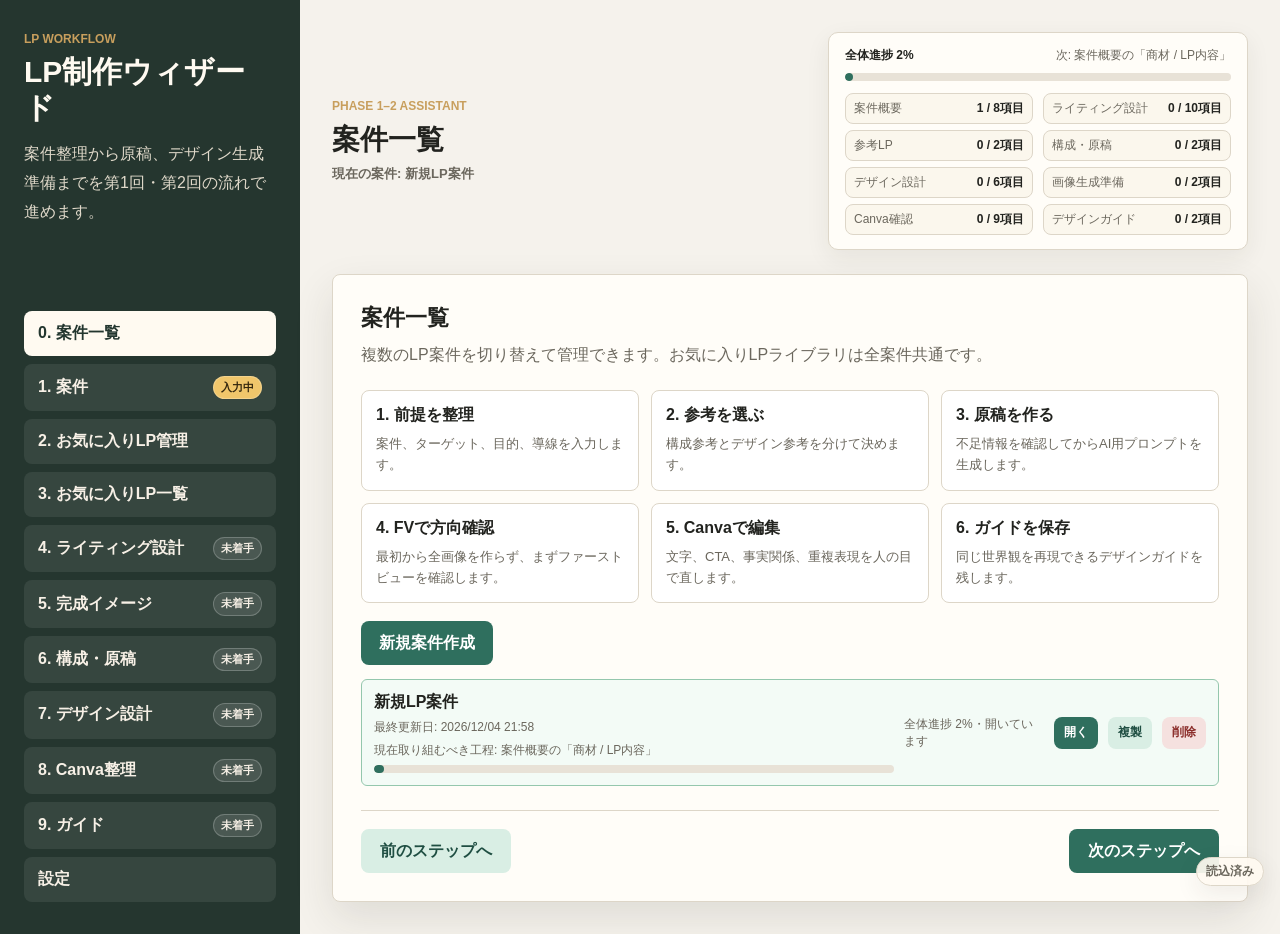
<file: index.html>
<!doctype html>
<html lang="ja">
  <head>
    <meta charset="utf-8" />
    <meta name="viewport" content="width=device-width, initial-scale=1" />
    <title>LP制作ウィザード</title>
    <link rel="stylesheet" href="styles.css?v=20260623-sections" />
  </head>
  <body>
    <div class="app-shell">
      <aside class="sidebar">
        <div>
          <p class="eyebrow">LP Workflow</p>
          <h1>LP制作ウィザード</h1>
          <p class="lead">案件整理から原稿、デザイン生成準備までを第1回・第2回の流れで進めます。</p>
        </div>
        <nav class="steps" aria-label="制作ステップ">
          <button class="step is-active" type="button" data-step="projects">0. 案件一覧</button>
          <button class="step" type="button" data-step="brief">1. 案件</button>
          <button class="step" type="button" data-step="library">2. お気に入りLP管理</button>
          <button class="step" type="button" data-step="favorites">3. お気に入りLP一覧</button>
          <button class="step" type="button" data-step="writing">4. ライティング設計</button>
          <button class="step" type="button" data-step="references">5. 完成イメージ</button>
          <button class="step" type="button" data-step="copy">6. 構成・原稿</button>
          <button class="step" type="button" data-step="design">7. デザイン設計</button>
          <button class="step" type="button" data-step="canva">8. Canva整理</button>
          <button class="step" type="button" data-step="guide">9. ガイド</button>
          <button class="step" type="button" data-step="settings">設定</button>
        </nav>
      </aside>

      <main class="workspace">
        <header class="topbar">
          <div>
            <p class="eyebrow">Phase 1–2 Assistant</p>
            <h2 id="sectionTitle">案件一覧</h2>
            <p class="current-project" id="currentProjectLabel"></p>
          </div>
          <div class="progress-card" aria-live="polite">
            <div class="progress-meta">
              <strong id="progressLabel">進捗 0%</strong>
              <span id="nextActionLabel">案件情報を入力してください</span>
            </div>
            <div class="progress-track" role="progressbar" aria-label="全体進捗" aria-valuemin="0" aria-valuemax="100" aria-valuenow="0"><span id="progressBar"></span></div>
            <div class="progress-details" id="progressDetails"></div>
          </div>
        </header>

        <section class="panel is-visible" id="projects">
          <div class="section-head">
            <h3>案件一覧</h3>
            <p>複数のLP案件を切り替えて管理できます。お気に入りLPライブラリは全案件共通です。</p>
          </div>
          <div class="flow-cards overview-flow">
            <div class="flow-card"><strong>1. 前提を整理</strong><span>案件、ターゲット、目的、導線を入力します。</span></div>
            <div class="flow-card"><strong>2. 参考を選ぶ</strong><span>構成参考とデザイン参考を分けて決めます。</span></div>
            <div class="flow-card"><strong>3. 原稿を作る</strong><span>不足情報を確認してからAI用プロンプトを生成します。</span></div>
            <div class="flow-card"><strong>4. FVで方向確認</strong><span>最初から全画像を作らず、まずファーストビューを確認します。</span></div>
            <div class="flow-card"><strong>5. Canvaで編集</strong><span>文字、CTA、事実関係、重複表現を人の目で直します。</span></div>
            <div class="flow-card"><strong>6. ガイドを保存</strong><span>同じ世界観を再現できるデザインガイドを残します。</span></div>
          </div>
          <div class="actions-row">
            <button id="createProject" type="button">新規案件作成</button>
          </div>
          <div class="project-list" id="projectList"></div>
        </section>

        <section class="panel" id="brief" aria-labelledby="sectionTitle">
          <div class="section-head">
            <div class="section-title-row"><h3>案件概要<span class="project-title-mark" data-project-title></span></h3><button class="secondary compact-consult" data-ai-consult-button type="button">AIに相談</button></div>
            <p>LP制作前に必ず揃える前提情報です。赤い「必須」が付いた項目は、未確定でも仮説で入力しておきます。</p>
          </div>
          <div class="form-grid">
            <label>サービス名<input id="serviceName" placeholder="例: Matcha Bloom" /></label>
            <label>商材 / LP内容<textarea id="productDescription" placeholder="例: 季節限定の宇治抹茶と苺のご褒美パフェLP"></textarea></label>
            <label>ターゲット<textarea id="targetAudience" placeholder="例: 20代から30代女性。カフェ巡り、Instagram投稿、限定スイーツに関心が高い"></textarea></label>
            <label>提供価値<textarea id="valueProposition" placeholder="例: 本格抹茶のほろ苦さと苺の甘酸っぱさを楽しめる春限定スイーツ"></textarea></label>
            <label>LPの目的<textarea id="lpGoal" placeholder="例: 来店予約、モバイルオーダー、Instagramキャンペーン応募を増やす"></textarea></label>
            <label>成果の目安<input id="kpi" placeholder="例: 予約数、注文数、問い合わせ数、LINE登録数" /></label>
            <label>流入経路<input id="trafficSource" placeholder="例: Instagram広告 / リール / 店舗QR" /></label>
            <label>ゴール地点<input id="conversionPoint" placeholder="例: 予約ボタン、購入ボタン、問い合わせフォーム、LINE追加" /></label>
            <label>補足事項<textarea id="notes" placeholder="素材の有無、店舗情報、NG表現、法務確認事項など"></textarea></label>
          </div>
        </section>

        <section class="panel" id="writing">
          <div class="section-subhead">
            <div class="section-title-row"><h4>コピーライティング設計<span class="project-title-mark" data-project-title></span></h4><button class="secondary compact-consult" data-ai-consult-button type="button">AIに相談</button></div>
            <p>LPの文章品質に大きく影響する項目です。赤い「必須」が付いた項目は、未確定でも仮説で入力してください。</p>
          </div>
          <div class="form-grid">
            <label>ターゲットの悩み
              <span class="field-help">例: 忙しくて比較する時間がない / 失敗したくない / 自分に合うか不安 / 何を選べばいいか分からない</span>
              <textarea id="customerPain" placeholder="例: 限定スイーツに興味はあるが、混雑や予約方法が分からず来店を迷っている"></textarea>
            </label>
            <label>理想の未来
              <span class="field-help">例: 迷わず選べる / 安心して申し込める / 特別な体験ができる / 周りに共有したくなる</span>
              <textarea id="desiredFuture" placeholder="例: 春らしい特別なパフェをスムーズに予約し、友人と写真を撮って楽しめる"></textarea>
            </label>
            <label>悩みの原因
              <span class="field-help">例: 情報が多すぎる / 違いが分かりにくい / 手順が複雑 / 専門知識がないと判断できない</span>
              <textarea id="painCause" placeholder="例: 予約、販売期間、キャンペーン内容が分散していて、行動するきっかけが弱い"></textarea>
            </label>
            <label>解決策
              <span class="field-help">例: 3ステップで完了 / 専門家が案内 / 限定セットで迷わない / 初心者向けに整理</span>
              <textarea id="solution" placeholder="例: LP上で魅力、予約、モバイルオーダー、Instagram応募まで一気に分かるようにする"></textarea>
            </label>
            <label>ベネフィット
              <span class="field-help">例: 時間を節約できる / 失敗を避けられる / 気分が上がる / 安心して始められる</span>
              <textarea id="benefits" placeholder="例: 並ぶ不安を減らし、限定感のあるご褒美体験を楽しめる"></textarea>
            </label>
            <label>差別化ポイント
              <span class="field-help">例: 限定性 / 実績 / 素材の品質 / 専門性 / 世界観 / サポート体制</span>
              <textarea id="differentiators" placeholder="例: 宇治抹茶の本格感、苺の華やかさ、春限定の和風ビジュアル"></textarea>
            </label>
            <label>信頼材料
              <span class="field-help">例: お客様の声 / 実績 / メディア掲載 / 監修者 / 数値データ / 保証</span>
              <textarea id="trustProof" placeholder="例: 人気メニュー実績、来店者の投稿、店舗情報、販売期間、数量限定の根拠"></textarea>
            </label>
            <label>オファー
              <span class="field-help">例: 初回限定 / 期間限定 / 数量限定 / 特典付き / 無料相談 / 先着キャンペーン</span>
              <textarea id="offer" placeholder="例: 春限定、数量限定、Instagram投稿キャンペーン参加で特典"></textarea>
            </label>
            <label>不安・反論
              <span class="field-help">例: 高そう / 面倒そう / 本当に効果があるか不安 / キャンセルできるか不安</span>
              <textarea id="objections" placeholder="例: 混雑が心配、予約が面倒、写真と実物が違わないか不安"></textarea>
            </label>
            <label>行動ボタン（CTA）
              <span class="field-help">例: 今すぐ予約する / 無料で相談する / LINEで受け取る / 限定セットを見る</span>
              <textarea id="cta" placeholder="例: 来店予約する / モバイルオーダーする / キャンペーンに応募する"></textarea>
            </label>
          </div>
        </section>

        <section class="panel" id="library">
          <div class="section-head">
            <h3>お気に入りLP管理</h3>
            <p>ステップ2: 参考サイトからお気に入りLPを探して登録します。ここに保存したLPは、次の「完成イメージ」画面で今回の案件に反映できます。</p>
          </div>
          <div class="accordion">
            <button class="accordion-trigger is-open" type="button" data-accordion="librarySearchSitesAccordion" aria-expanded="true">
              <span>参考LPを探せるサイト</span>
              <span class="accordion-icon">＋</span>
            </button>
            <div class="accordion-content is-open" id="librarySearchSitesAccordion">
              <div class="link-grid">
                <a href="https://sankoudesign.com/" target="_blank" rel="noreferrer"><strong>SANKOU!</strong><span>国内サイトが多く、業種・雰囲気から探しやすい</span></a>
                <a href="https://rdlp.jp/lp-archive/" target="_blank" rel="noreferrer"><strong>LP ARCHIVE</strong><span>LP特化。構成、訴求順、縦長ページの参考に向く</span></a>
                <a href="https://webdesignclip.com/" target="_blank" rel="noreferrer"><strong>Web Design Clip</strong><span>洗練された国内Webデザインを探しやすい</span></a>
                <a href="https://muuuuu.org/" target="_blank" rel="noreferrer"><strong>MUUUUU.ORG</strong><span>余白、写真、タイポグラフィの質が高い事例が多い</span></a>
                <a href="https://io3000.com/" target="_blank" rel="noreferrer"><strong>I/O 3000</strong><span>表現力のあるサイトが多く、世界観作りの参考に向く</span></a>
                <a href="https://81-web.com/" target="_blank" rel="noreferrer"><strong>81-web.com</strong><span>日本らしいデザインや企業サイトの参考を探しやすい</span></a>
                <a href="https://bookma.org/" target="_blank" rel="noreferrer"><strong>bookma!</strong><span>シンプルで見やすいUI、余白、情報整理の参考に向く</span></a>
                <a href="https://www.pinterest.jp/" target="_blank" rel="noreferrer"><strong>Pinterest</strong><span>色味、写真、装飾、ムードボード作りに便利</span></a>
                <a href="https://www.canva.com/templates/" target="_blank" rel="noreferrer"><strong>Canvaテンプレート</strong><span>初心者でも再現しやすいレイアウトやバナー参考が多い</span></a>
                <a href="https://dribbble.com/" target="_blank" rel="noreferrer"><strong>Dribbble</strong><span>海外風のビジュアル、配色、パーツ表現の参考に向く</span></a>
              </div>
            </div>
          </div>
          <div class="accordion">
            <button class="accordion-trigger is-open" type="button" data-accordion="favoriteAccordion" aria-expanded="true">
              <span>新しく参考LPを登録</span>
              <span class="accordion-icon">＋</span>
            </button>
            <div class="accordion-content is-open" id="favoriteAccordion">
              <div class="assist-box">
                <div class="assist-head">
                  <div>
                    <h4>参考LP登録</h4>
                    <p>上の参考サイトで見つけたLPのURLを入れて登録します。必要なら「URL情報を取得」でサイト名とタグ候補を補完します。</p>
                  </div>
                </div>
                <div class="favorite-inputs">
                  <input id="favoriteTitle" placeholder="サイト名" />
                  <div class="url-field">
                    <input id="favoriteUrl" placeholder="お気に入り登録したいLPのURL" />
                    <button class="secondary" id="fetchFavoriteMeta" type="button">URL情報を取得</button>
                  </div>
                  <select id="favoriteCategory">
                    <option value="">カテゴリー</option>
                    <option value="飲食">飲食</option>
                    <option value="美容">美容</option>
                    <option value="医療">医療</option>
                    <option value="教育">教育</option>
                    <option value="EC">EC</option>
                    <option value="BtoB">BtoB</option>
                    <option value="採用">採用</option>
                    <option value="イベント">イベント</option>
                    <option value="店舗集客">店舗集客</option>
                    <option value="その他">その他</option>
                  </select>
                  <input id="favoriteProduct" placeholder="商材: スイーツ, SaaS, サロン" />
                  <select id="favoriteUse">
                    <option value="構成参考">構成参考</option>
                    <option value="デザイン参考">デザイン参考</option>
                    <option value="色味参考">色味参考</option>
                    <option value="FV参考">FV参考</option>
                    <option value="導線参考">導線参考</option>
                    <option value="装飾参考">装飾参考</option>
                    <option value="モバイルファースト">モバイルファースト</option>
                    <option value="商材参考">商材参考</option>
                    <option value="カテゴリー参考">カテゴリー参考</option>
                  </select>
                  <button id="addFavorite" type="button">登録</button>
                </div>
                <input id="favoriteTags" placeholder="タグ: カフェ, かわいい, 季節感" />
                <div class="actions-row compact-actions">
                  <span class="inline-status" id="favoriteMetaStatus">URLを入力すると、取得できる範囲でサイト名とタグ候補を補完します。</span>
                </div>
              </div>
            </div>
          </div>
        </section>

        <section class="panel" id="favorites">
          <div class="section-head">
            <h3>お気に入りLP一覧</h3>
            <p>登録済みのお気に入りLPを一覧で確認・検索・絞り込み・削除できます。</p>
          </div>
          <div class="library-filters">
            <input id="favoriteSearch" placeholder="キーワード検索" />
            <select id="favoriteCategoryFilter">
              <option value="">すべてのカテゴリー</option>
              <option value="飲食">飲食</option>
              <option value="美容">美容</option>
              <option value="医療">医療</option>
              <option value="教育">教育</option>
              <option value="EC">EC</option>
              <option value="BtoB">BtoB</option>
              <option value="採用">採用</option>
              <option value="イベント">イベント</option>
              <option value="店舗集客">店舗集客</option>
              <option value="その他">その他</option>
            </select>
            <select id="favoriteUseFilter">
              <option value="">すべての用途</option>
              <option value="構成参考">構成参考</option>
              <option value="デザイン参考">デザイン参考</option>
              <option value="色味参考">色味参考</option>
              <option value="FV参考">FV参考</option>
              <option value="導線参考">導線参考</option>
              <option value="装飾参考">装飾参考</option>
              <option value="モバイルファースト">モバイルファースト</option>
              <option value="商材参考">商材参考</option>
              <option value="カテゴリー参考">カテゴリー参考</option>
            </select>
          </div>
          <div class="favorite-list" id="favoriteList"></div>
        </section>

        <section class="panel" id="references">
          <div class="section-head">
            <h3>完成イメージに近い参考LP<span class="project-title-mark" data-project-title></span></h3>
            <p>お気に入りLP管理で登録したLPから、今回のデザイン生成に使うメイン参考LPと補助参考LPを選びます。</p>
          </div>
          <div class="accordion">
            <button class="accordion-trigger is-open" type="button" data-accordion="chooseReferenceAccordion" aria-expanded="true">
              <span>登録済みお気に入りLPから生成プロンプトに反映するLPを決定する</span>
              <span class="accordion-icon">＋</span>
            </button>
            <div class="accordion-content is-open" id="chooseReferenceAccordion">
              <div class="library-filters">
                <input id="referenceSearch" placeholder="キーワード検索" />
                <select id="referenceCategoryFilter">
                  <option value="">すべてのカテゴリー</option>
                  <option value="飲食">飲食</option>
                  <option value="美容">美容</option>
                  <option value="医療">医療</option>
                  <option value="教育">教育</option>
                  <option value="EC">EC</option>
                  <option value="BtoB">BtoB</option>
                  <option value="採用">採用</option>
                  <option value="イベント">イベント</option>
                  <option value="店舗集客">店舗集客</option>
                  <option value="その他">その他</option>
                </select>
                <select id="referenceUseFilter">
                  <option value="">すべての用途</option>
                  <option value="デザイン参考">デザイン参考</option>
                  <option value="FV参考">FV参考</option>
                  <option value="色味参考">色味参考</option>
                  <option value="モバイルファースト">モバイルファースト</option>
                  <option value="商材参考">商材参考</option>
                  <option value="カテゴリー参考">カテゴリー参考</option>
                </select>
                <button class="secondary" id="suggestFavorites" type="button">この案件に合う候補</button>
              </div>
              <div class="favorite-list" id="referencePickerList"></div>
              <div class="section-subhead">
                <h4>選択済み</h4>
                <p>メイン参考LPは1つだけ、補助参考LPは複数追加できます。</p>
              </div>
              <div class="reference-list" id="selectedReferenceList"></div>
            </div>
          </div>
        </section>

        <section class="panel" id="copy">
          <div class="section-head">
            <div class="section-title-row"><h3>構成・原稿生成<span class="project-title-mark" data-project-title></span></h3><button class="secondary compact-consult" data-ai-consult-button type="button">AIに相談</button></div>
            <p>AIに貼り付けるためのプロンプトを生成します。出力結果は下の欄に保存できます。</p>
          </div>
          <div class="validation-box" id="copyValidation" hidden></div>
          <div class="actions-row">
            <button id="generateCopyPrompt" type="button">構成・原稿プロンプト作成</button>
            <button class="secondary" data-copy-target="copyPrompt" type="button">コピー</button>
            <button class="secondary" id="exportCopyMarkdown" type="button">原稿をMarkdown保存</button>
          </div>
          <textarea class="output" id="copyPrompt" readonly></textarea>
          <label>AI生成後のLP構成・原稿<textarea id="generatedCopy" placeholder="AIから返ってきた構成案・原稿を貼り付けて保存"></textarea></label>
        </section>

        <section class="panel" id="design">
          <div class="section-head">
            <div class="section-title-row"><h3>デザイン設計・生成準備<span class="project-title-mark" data-project-title></span></h3><button class="secondary compact-consult" data-ai-consult-button type="button">AIに相談</button></div>
            <p>ターゲットに合わせた見た目の方向性を整理し、FVと全セクション画像生成に進みます。</p>
          </div>
          <div class="form-grid">
            <label>デザイン方針<textarea id="designDirection" placeholder="例: モバイルファースト。春らしさ、和風、水彩、手書き装飾"></textarea></label>
            <label>世界観<textarea id="visualWorld" placeholder="例: 春限定の特別感、上品な和モダン、SNSで共有したくなる華やかさ"></textarea></label>
            <label>色・雰囲気<textarea id="colorMood" placeholder="例: 抹茶グリーン、苺ピンク、白背景、淡い水彩、やわらかい印象"></textarea></label>
            <label>写真・画像の見せ方<textarea id="photoStyle" placeholder="例: 商品を大きく見せる、手元カット、スプーンですくう構図、自然光"></textarea></label>
            <label>ファーストビュー方針<textarea id="fvDirection" placeholder="例: 商品写真を主役にし、限定感と予約導線を一目で伝える"></textarea></label>
            <label>レイアウト・余白<textarea id="layoutNotes" placeholder="例: スマホで縦に読みやすく、CTAは各区切りに配置。文字は小さくしすぎない"></textarea></label>
          </div>
          <div class="section-subhead">
            <h4>画像生成プロンプト</h4>
            <p>上のデザイン設計と完成イメージで選んだ参考LPをもとに作成します。</p>
          </div>
          <div class="validation-box" id="designValidation" hidden></div>
          <div class="actions-row">
            <button id="generateDesignPrompt" type="button">画像生成プロンプト作成</button>
            <button class="secondary" data-copy-target="designPrompt" type="button">コピー</button>
          </div>
          <textarea class="output" id="designPrompt" readonly></textarea>
          <label>生成画像の保存場所・メモ<textarea id="designAssets" placeholder="例: assets/matcha-bloom/section-01.png など"></textarea></label>
        </section>

        <section class="panel" id="canva">
          <div class="section-head">
            <h3>Canva編集チェック<span class="project-title-mark" data-project-title></span></h3>
            <p>第2回で扱っていた、画像LPを編集可能にするための確認項目です。</p>
          </div>
          <div class="checklist" id="canvaChecklist"></div>
        </section>

        <section class="panel" id="guide">
          <div class="section-head">
            <h3>デザインガイド<span class="project-title-mark" data-project-title></span></h3>
            <p>同じテイストでバナー、広告、別LPに展開するための再利用情報です。</p>
          </div>
          <div class="actions-row">
            <button id="generateGuidePrompt" type="button">デザインガイドプロンプト作成</button>
            <button class="secondary" data-copy-target="guidePrompt" type="button">コピー</button>
          </div>
          <textarea class="output" id="guidePrompt" readonly></textarea>
          <label>デザインガイド本文<textarea id="designGuide" placeholder="AIが生成したデザインガイドを貼り付けて保存"></textarea></label>
        </section>

        <section class="panel" id="settings">
          <div class="section-head">
            <h3>設定</h3>
            <p>現在の案件、またはアプリ全体のデータをバックアップ・復元します。</p>
          </div>
          <div class="assist-box backup-note">
            <strong>大切な案件は定期的に書き出してください</strong>
            <p>ブラウザ保存だけでは、履歴削除や別端末への移動でデータを失う場合があります。</p>
          </div>
          <div class="settings-actions">
            <button class="secondary" id="exportCurrentProject" type="button">現在の案件をJSON保存</button>
            <button class="secondary" id="exportProjectMarkdown" type="button">現在の案件をMarkdown保存</button>
            <button class="secondary" id="exportProject" type="button">全データをJSON保存</button>
            <label class="import-button settings-import">
              全データを読み込み
              <input id="importProject" type="file" accept="application/json,.json" />
            </label>
          </div>
        </section>
        <div class="floating-status" id="saveStatus">未保存</div>
      </main>
    </div>

    <div class="modal-backdrop" id="aiModal" aria-hidden="true">
      <section class="modal" role="dialog" aria-modal="true" aria-labelledby="aiModalTitle">
        <div class="modal-head">
          <div>
            <p class="eyebrow">Manual AI Assist</p>
            <h3 id="aiModalTitle">AIに相談</h3>
          </div>
          <button class="icon-button" id="closeAiConsult" type="button" aria-label="閉じる">×</button>
        </div>

        <div class="modal-grid">
          <label>相談テーマ
            <select id="aiConsultTheme"></select>
          </label>
          <label>回答の反映先
            <select id="aiApplyTarget">
              <option value="targetAudience">ターゲット</option>
              <option value="valueProposition">提供価値</option>
              <option value="lpGoal">LPの目的</option>
              <option value="kpi">成果の目安</option>
              <option value="trafficSource">流入経路</option>
              <option value="conversionPoint">ゴール地点</option>
              <option value="designDirection">デザイン方針</option>
              <option value="notes">補足事項</option>
              <option value="generatedCopy">AI生成後のLP構成・原稿</option>
            </select>
          </label>
        </div>

        <div class="actions-row">
          <button id="generateAiConsultPrompt" type="button">相談プロンプト作成</button>
          <button class="secondary" data-copy-target="aiConsultPrompt" type="button">コピー</button>
        </div>

        <label>AIに貼り付ける相談プロンプト
          <textarea class="output modal-output" id="aiConsultPrompt" readonly></textarea>
        </label>

        <label>AIの回答貼り付け欄
          <textarea id="aiConsultAnswer" placeholder="ChatGPT / Codex などの回答をここに貼り付け"></textarea>
        </label>

        <div class="actions-row modal-actions">
          <button id="applyAiAnswer" type="button">回答を反映先へ追記</button>
          <button class="secondary" id="clearAiAnswer" type="button">回答欄をクリア</button>
        </div>
      </section>
    </div>

    <script src="app.js"></script>
  </body>
</html>
</file>
<file: styles.css>
:root {
  color-scheme: light;
  --bg: #f5f2ec;
  --panel: #fffdf8;
  --ink: #22231f;
  --muted: #6b675d;
  --line: #ddd6c8;
  --accent: #2f6f5e;
  --accent-strong: #1f4e42;
  --pink: #d86f86;
  --shadow: 0 16px 40px rgba(48, 42, 32, 0.11);
}

* {
  box-sizing: border-box;
}

body {
  margin: 0;
  min-height: 100vh;
  background: var(--bg);
  color: var(--ink);
  font-family: -apple-system, BlinkMacSystemFont, "Segoe UI", sans-serif;
}

button,
input,
select,
textarea {
  font: inherit;
}

.app-shell {
  display: grid;
  grid-template-columns: 300px 1fr;
  min-height: 100vh;
}

.sidebar {
  display: flex;
  flex-direction: column;
  justify-content: space-between;
  gap: 32px;
  padding: 32px 24px;
  background: #25362f;
  color: #fffaf1;
}

.eyebrow {
  margin: 0 0 8px;
  color: #c89f5d;
  font-size: 12px;
  font-weight: 700;
  letter-spacing: 0;
  text-transform: uppercase;
}

h1,
h2,
h3,
p {
  margin-top: 0;
}

h1 {
  margin-bottom: 14px;
  font-size: 30px;
  line-height: 1.2;
}

h2 {
  margin-bottom: 0;
  font-size: 28px;
}

h3 {
  margin-bottom: 8px;
  font-size: 22px;
}

.lead {
  margin-bottom: 0;
  color: #e0d9ca;
  line-height: 1.8;
}

.steps {
  display: grid;
  gap: 8px;
}

.step,
button {
  min-height: 44px;
  border: 0;
  border-radius: 8px;
  background: var(--accent);
  color: #fff;
  font-weight: 700;
  cursor: pointer;
}

.step {
  display: flex;
  align-items: center;
  justify-content: space-between;
  gap: 10px;
  padding: 12px 14px;
  background: rgba(255, 255, 255, 0.08);
  color: #f7f0e6;
  text-align: left;
}

.step > span:first-child {
  min-width: 0;
}

.step-state {
  flex: 0 0 auto;
  padding: 3px 7px;
  border: 1px solid rgba(255, 255, 255, 0.22);
  border-radius: 999px;
  font-size: 11px;
  line-height: 1.4;
}

.step-state.not-started {
  background: rgba(255, 255, 255, 0.1);
}

.step-state.in-progress {
  background: #f0c66b;
  color: #34270e;
}

.step-state.done {
  background: #d9eee4;
  color: var(--accent-strong);
}

.step.is-active {
  background: #fffaf1;
  color: #23362f;
}

.sidebar-actions {
  display: grid;
  gap: 10px;
}

.full {
  width: 100%;
}

.subtle-action {
  opacity: 0.82;
}

.import-button {
  display: grid;
  place-items: center;
  min-height: 44px;
  border-radius: 8px;
  background: #d9eee4;
  color: var(--accent-strong);
  font-weight: 700;
  cursor: pointer;
}

.import-button input {
  display: none;
}

.workspace {
  padding: 32px;
}

.topbar {
  display: flex;
  align-items: center;
  justify-content: space-between;
  gap: 20px;
  margin-bottom: 24px;
}

.topbar-actions {
  display: flex;
  align-items: center;
  gap: 12px;
}

.status {
  padding: 6px 10px;
  border: 1px solid var(--line);
  background: #fffaf1;
  color: var(--muted);
  text-align: center;
  font-size: 12px;
  font-weight: 700;
}

.current-project {
  margin: 6px 0 0;
  color: var(--muted);
  font-size: 13px;
  font-weight: 700;
}

.project-title-mark {
  color: #b3261e;
  font-weight: 800;
}

.floating-status {
  position: fixed;
  right: 16px;
  bottom: 14px;
  z-index: 10;
  padding: 5px 9px;
  border: 1px solid var(--line);
  border-radius: 999px;
  background: rgba(255, 250, 241, 0.92);
  color: var(--muted);
  font-size: 12px;
  font-weight: 700;
  box-shadow: 0 8px 24px rgba(48, 42, 32, 0.08);
}

.panel {
  display: none;
  max-width: 1120px;
  padding: 28px;
  border: 1px solid var(--line);
  border-radius: 8px;
  background: var(--panel);
  box-shadow: var(--shadow);
}

.panel.is-visible {
  display: block;
}

.section-head {
  max-width: 760px;
  margin-bottom: 22px;
}

.section-title-row {
  display: flex;
  align-items: center;
  justify-content: space-between;
  gap: 12px;
}

.section-title-row h3,
.section-title-row h4 {
  margin-bottom: 0;
}

.compact-consult {
  min-height: 32px;
  height: 32px;
  padding: 0 10px;
  font-size: 12px;
  white-space: nowrap;
}

.section-head p,
.section-subhead p {
  color: var(--muted);
  line-height: 1.7;
}

.section-subhead {
  margin: 28px 0 18px;
  padding-top: 22px;
  border-top: 1px solid var(--line);
}

.section-subhead h4 {
  margin: 0 0 6px;
  font-size: 18px;
}

.form-grid {
  display: grid;
  grid-template-columns: repeat(2, minmax(0, 1fr));
  gap: 18px;
}

.assist-box {
  margin-bottom: 24px;
  padding: 18px;
  border: 1px solid var(--line);
  border-radius: 8px;
  background: #fbf7ed;
}

.flow-cards {
  display: grid;
  grid-template-columns: repeat(3, minmax(0, 1fr));
  gap: 12px;
  margin-bottom: 18px;
}

.flow-card {
  min-height: 92px;
  padding: 14px;
  border: 1px solid var(--line);
  border-radius: 8px;
  background: #fff;
}

.flow-card strong {
  display: block;
  margin-bottom: 8px;
}

.flow-card span {
  color: var(--muted);
  font-size: 13px;
  line-height: 1.6;
}

.accordion {
  margin-bottom: 14px;
  border: 1px solid var(--line);
  border-radius: 8px;
  background: #fff;
  overflow: hidden;
}

.accordion-trigger {
  display: flex;
  align-items: center;
  justify-content: space-between;
  width: 100%;
  min-height: 56px;
  padding: 0 18px;
  border-radius: 0;
  background: #fff;
  color: var(--ink);
  text-align: left;
}

.accordion-trigger.is-open {
  background: #eef5ef;
  color: var(--accent-strong);
}

.accordion-icon {
  font-size: 22px;
  line-height: 1;
}

.accordion-trigger.is-open .accordion-icon {
  transform: rotate(45deg);
}

.accordion-content {
  display: none;
  padding: 18px;
  border-top: 1px solid var(--line);
}

.accordion-content.is-open {
  display: block;
}

.accordion-content .assist-box {
  margin-bottom: 0;
  padding: 0;
  border: 0;
  background: transparent;
}

.accordion-content .section-subhead {
  margin-top: 0;
  padding-top: 0;
  border-top: 0;
}

.assist-head {
  display: flex;
  align-items: flex-start;
  justify-content: space-between;
  gap: 16px;
  margin-bottom: 18px;
}

.assist-head h4 {
  margin: 0 0 6px;
  font-size: 18px;
}

.assist-head p {
  margin: 0;
  color: var(--muted);
  line-height: 1.6;
}

.option-groups {
  display: grid;
  gap: 16px;
}

.option-group {
  display: grid;
  gap: 10px;
}

.field-option-assist {
  display: grid;
  gap: 10px;
  margin-top: 4px;
  padding: 12px;
  border: 1px dashed var(--line);
  border-radius: 8px;
  background: #fbf7ed;
}

.option-group-title {
  font-weight: 800;
}

.option-grid {
  display: flex;
  flex-wrap: wrap;
  gap: 8px;
}

.option-chip {
  display: inline-flex;
  align-items: center;
  gap: 8px;
  min-height: 38px;
  padding: 8px 12px;
  border: 1px solid var(--line);
  border-radius: 999px;
  background: #fff;
  color: #3f3b34;
  font-size: 13px;
  font-weight: 700;
  cursor: pointer;
}

.option-chip input {
  width: 16px;
  height: 16px;
  margin: 0;
  accent-color: var(--accent);
}

.option-note {
  min-height: 76px;
}

label {
  position: relative;
  display: grid;
  gap: 8px;
  color: #3f3b34;
  font-size: 14px;
  font-weight: 700;
}

.edit-field-button {
  position: absolute;
  top: 0;
  right: 0;
  min-height: 28px;
  height: 28px;
  padding: 0 10px;
  border: 1px solid var(--line);
  background: #fff;
  color: var(--accent-strong);
  font-size: 12px;
}

.field-help {
  color: var(--muted);
  font-size: 12px;
  font-weight: 500;
  line-height: 1.6;
}

input,
select,
textarea {
  width: 100%;
  border: 1px solid var(--line);
  border-radius: 8px;
  background: #fff;
  color: var(--ink);
}

input,
select {
  height: 44px;
  padding: 0 12px;
}

textarea {
  min-height: 108px;
  padding: 12px;
  resize: vertical;
  line-height: 1.6;
}

.reference-inputs,
.favorite-inputs {
  display: grid;
  grid-template-columns: 1fr 1.6fr 160px 96px;
  gap: 12px;
  margin-bottom: 18px;
}

.favorite-inputs {
  grid-template-columns: 1fr 1.4fr 140px 1fr 160px 86px;
}

.url-field {
  position: relative;
  display: block;
}

.url-field input {
  min-width: 0;
  padding-right: 148px;
}

.url-field button {
  position: absolute;
  top: 4px;
  right: 4px;
  min-height: 36px;
  height: 36px;
  padding: 0 12px;
  white-space: nowrap;
}

.library-filters {
  display: grid;
  grid-template-columns: 1.4fr 180px 180px auto;
  gap: 12px;
  margin-bottom: 16px;
}

.link-grid {
  display: grid;
  grid-template-columns: repeat(2, minmax(0, 1fr));
  gap: 10px;
}

.link-grid a {
  display: grid;
  gap: 4px;
  align-content: center;
  min-height: 44px;
  padding: 12px 14px;
  border: 1px solid var(--line);
  border-radius: 8px;
  background: #fff;
  color: var(--accent-strong);
  text-decoration: none;
}

.link-grid a strong {
  font-size: 14px;
}

.link-grid a span {
  color: var(--muted);
  font-size: 12px;
  line-height: 1.5;
}

.link-grid a:hover {
  background: #eef5ef;
}

.reference-list,
.favorite-list,
.project-list {
  display: grid;
  gap: 10px;
}

.project-card {
  display: grid;
  grid-template-columns: minmax(160px, 1fr) 140px auto auto auto;
  gap: 10px;
  align-items: center;
  padding: 12px;
  border: 1px solid var(--line);
  border-radius: 6px;
  background: #fff;
}

.project-title {
  font-weight: 800;
}

.project-meta {
  color: var(--muted);
  font-size: 12px;
}

.project-card button {
  min-height: 32px;
  height: 32px;
  padding: 0 10px;
  font-size: 12px;
}

.favorite-list {
  overflow-x: auto;
}

.reference-card,
.favorite-card {
  display: grid;
  grid-template-columns: 140px 1fr auto;
  gap: 14px;
  align-items: center;
  padding: 14px;
  border: 1px solid var(--line);
  border-radius: 8px;
  background: #fff;
}

.favorite-card {
  grid-template-columns: 110px 1fr auto auto;
}

.compact-favorite-card {
  display: grid;
  grid-template-columns: minmax(100px, 180px) 96px 88px minmax(0, 1fr) auto;
  min-width: 680px;
  min-height: 36px;
  padding: 6px 8px;
  border-radius: 4px;
  box-shadow: none;
  gap: 10px;
}

.compact-favorite-card .favorite-title,
.compact-favorite-card .favorite-category,
.compact-favorite-card .favorite-tags {
  white-space: nowrap;
  overflow: hidden;
  text-overflow: ellipsis;
}

.favorite-category {
  color: var(--accent-strong);
  font-size: 13px;
  font-weight: 800;
}

.compact-badge {
  padding: 3px 7px;
  font-size: 11px;
  line-height: 1.2;
}

.compact-favorite-card .danger {
  min-height: 28px;
  height: 28px;
  padding: 0 10px;
  font-size: 12px;
}

.picker-card {
  grid-template-columns: 130px 1fr auto auto;
}

.selected-main {
  border-color: #94c7ad;
  background: #f3fbf6;
}

.badge {
  padding: 6px 10px;
  border-radius: 999px;
  background: #eef5ef;
  color: var(--accent-strong);
  font-size: 12px;
  font-weight: 800;
  text-align: center;
}

.reference-title,
.favorite-title {
  font-weight: 800;
}

.reference-url,
.favorite-url {
  color: var(--muted);
  overflow-wrap: anywhere;
  font-size: 13px;
}

.favorite-tags {
  margin-top: 4px;
  color: var(--accent-strong);
  font-size: 12px;
  font-weight: 700;
}

.actions-row {
  display: flex;
  flex-wrap: wrap;
  gap: 10px;
  margin-bottom: 14px;
}

.compact-actions {
  align-items: center;
  margin-top: -6px;
  margin-bottom: 18px;
}

.inline-status {
  color: var(--muted);
  font-size: 13px;
  line-height: 1.6;
}

button {
  padding: 0 18px;
}

.icon-button {
  width: 42px;
  min-height: 42px;
  padding: 0;
  border: 1px solid var(--line);
  background: #fff;
  color: var(--ink);
  font-size: 24px;
  line-height: 1;
}

.secondary {
  background: #d9eee4;
  color: var(--accent-strong);
}

.ghost {
  background: transparent;
  border: 1px solid rgba(255, 255, 255, 0.4);
  color: #fffaf1;
}

.danger {
  min-height: 36px;
  padding: 0 12px;
  background: #f5e1df;
  color: #8b2d2a;
}

.output {
  min-height: 320px;
  margin-bottom: 18px;
  background: #fbf7ed;
  font-family: ui-monospace, SFMono-Regular, Menlo, Consolas, monospace;
  font-size: 13px;
}

.checklist {
  display: grid;
  gap: 12px;
}

.check-item {
  display: grid;
  grid-template-columns: 28px 1fr;
  gap: 12px;
  align-items: start;
  padding: 14px;
  border: 1px solid var(--line);
  border-radius: 8px;
  background: #fff;
}

.check-item input {
  width: 20px;
  height: 20px;
  margin-top: 2px;
}

.check-item strong {
  display: block;
  margin-bottom: 4px;
}

.check-item span {
  color: var(--muted);
  line-height: 1.6;
}

.modal-backdrop {
  position: fixed;
  inset: 0;
  display: none;
  align-items: center;
  justify-content: center;
  padding: 24px;
  background: rgba(30, 35, 30, 0.55);
  z-index: 20;
}

.modal-backdrop.is-open {
  display: flex;
}

.confirm-backdrop {
  position: fixed;
  inset: 0;
  display: grid;
  place-items: center;
  padding: 24px;
  background: rgba(30, 35, 30, 0.48);
  z-index: 30;
}

.confirm-dialog {
  width: min(480px, 100%);
  padding: 22px;
  border: 1px solid var(--line);
  border-radius: 8px;
  background: var(--panel);
  box-shadow: var(--shadow);
}

.confirm-dialog h3 {
  margin-bottom: 18px;
  font-size: 18px;
  line-height: 1.5;
}

.confirm-actions {
  display: flex;
  justify-content: flex-end;
  gap: 10px;
}

.modal {
  width: min(980px, 100%);
  max-height: min(900px, 92vh);
  overflow: auto;
  padding: 24px;
  border: 1px solid var(--line);
  border-radius: 8px;
  background: var(--panel);
  box-shadow: var(--shadow);
}

.modal-head {
  display: flex;
  align-items: flex-start;
  justify-content: space-between;
  gap: 16px;
  margin-bottom: 18px;
}

.modal-grid {
  display: grid;
  grid-template-columns: 1fr 1fr;
  gap: 14px;
  margin-bottom: 16px;
}

.modal-output {
  min-height: 260px;
}

.modal-actions {
  margin-top: 14px;
  margin-bottom: 0;
}

.settings-actions {
  display: flex;
  flex-wrap: wrap;
  gap: 12px;
}

.settings-import {
  width: auto;
  padding: 0 18px;
}

@media (max-width: 900px) {
  .app-shell {
    grid-template-columns: 1fr;
  }

  .sidebar {
    position: static;
  }

  .steps {
    grid-template-columns: repeat(2, minmax(0, 1fr));
  }

  .workspace {
    padding: 20px;
  }

  .topbar {
    align-items: flex-start;
    flex-direction: column;
  }

  .topbar-actions {
    width: 100%;
    align-items: stretch;
    flex-direction: column;
  }

  .assist-head {
    flex-direction: column;
  }

  .form-grid,
  .flow-cards,
  .reference-inputs,
  .favorite-inputs,
  .library-filters,
  .link-grid,
  .reference-card,
  .project-card,
  .modal-grid {
    grid-template-columns: 1fr;
  }

  .favorite-card:not(.compact-favorite-card) {
    grid-template-columns: 1fr;
  }

  .compact-favorite-card {
    grid-template-columns: minmax(100px, 180px) 96px 88px minmax(0, 1fr) auto;
  }
}

/* 2026-06 workflow improvements */
.progress-card {
  width: min(420px, 100%);
  padding: 14px 16px;
  border: 1px solid var(--line);
  border-radius: 10px;
  background: var(--panel);
  box-shadow: 0 8px 24px rgba(48, 42, 32, 0.07);
}

.progress-meta {
  display: flex;
  justify-content: space-between;
  gap: 12px;
  margin-bottom: 9px;
  font-size: 12px;
}

.progress-meta span {
  color: var(--muted);
  text-align: right;
}

.progress-track {
  height: 8px;
  overflow: hidden;
  border-radius: 999px;
  background: #e8e2d7;
}

.progress-track span {
  display: block;
  width: 0;
  height: 100%;
  border-radius: inherit;
  background: var(--accent);
  transition: width 0.25s ease;
}

.progress-details {
  display: grid;
  grid-template-columns: repeat(2, minmax(0, 1fr));
  gap: 6px 10px;
  margin-top: 12px;
}

.progress-detail {
  display: flex;
  justify-content: space-between;
  gap: 8px;
  padding: 6px 8px;
  border: 1px solid var(--line);
  border-radius: 8px;
  background: #fbf7ed;
  color: var(--muted);
  font-size: 12px;
}

.progress-detail strong {
  color: var(--ink);
  white-space: nowrap;
}

.section-progress-summary {
  display: flex;
  flex-wrap: wrap;
  gap: 8px 14px;
  align-items: center;
  margin-bottom: 16px;
  padding: 12px 14px;
  border: 1px solid #cddfd5;
  border-radius: 8px;
  background: #f6fbf7;
  color: var(--accent-strong);
  font-size: 13px;
}

.section-progress-summary span {
  color: var(--muted);
}

.step-navigation {
  display: flex;
  justify-content: space-between;
  gap: 12px;
  margin-top: 24px;
  padding-top: 18px;
  border-top: 1px solid var(--line);
}

.step-navigation button {
  min-width: 150px;
}

.overview-flow {
  grid-template-columns: repeat(3, minmax(0, 1fr));
}

.validation-box {
  margin-bottom: 14px;
  padding: 12px 14px;
  border: 1px solid #d5a54b;
  border-radius: 8px;
  background: #fff7e4;
  color: #6d4b08;
  font-size: 13px;
  line-height: 1.65;
}

.validation-box.is-ok {
  border-color: #94c7ad;
  background: #f3fbf6;
  color: var(--accent-strong);
}

.backup-note {
  margin-bottom: 18px;
}

.backup-note p {
  margin: 6px 0 0;
  color: var(--muted);
  line-height: 1.6;
}

.project-progress {
  min-width: 90px;
}

.project-card-main {
  display: grid;
  gap: 6px;
  min-width: 0;
}

.project-card-progress {
  height: 8px;
  overflow: hidden;
  border-radius: 999px;
  background: #e8e2d7;
}

.project-card-progress span {
  display: block;
  height: 100%;
  border-radius: inherit;
  background: var(--accent);
}

@media (max-width: 900px) {
  .overview-flow {
    grid-template-columns: 1fr;
  }

  .progress-card {
    width: 100%;
  }

  .progress-meta {
    flex-direction: column;
  }

  .progress-meta span {
    text-align: left;
  }

  .progress-details {
    grid-template-columns: 1fr;
  }

  .progress-detail,
  .step-navigation {
    flex-direction: column;
  }

  .step-navigation button {
    width: 100%;
  }
}


/* Required field guidance */
.required-badge {
  display: inline-flex;
  align-items: center;
  width: fit-content;
  margin-left: 6px;
  padding: 2px 7px;
  border-radius: 999px;
  background: #b3261e;
  color: #fff;
  font-size: 11px;
  font-weight: 800;
  line-height: 1.5;
  vertical-align: middle;
}

input.is-required-empty,
textarea.is-required-empty,
select.is-required-empty {
  border-color: #c84b42;
  background: #fff8f7;
  box-shadow: 0 0 0 2px rgba(200, 75, 66, 0.08);
}

input.is-required-empty:focus,
textarea.is-required-empty:focus,
select.is-required-empty:focus {
  outline: 2px solid rgba(200, 75, 66, 0.22);
  outline-offset: 1px;
}

input.is-required-filled,
textarea.is-required-filled,
select.is-required-filled {
  border-color: #94c7ad;
  background: #fbfffc;
}

label.has-required-empty::after {
  content: "入力してください";
  width: fit-content;
  color: #a3342e;
  font-size: 11px;
  font-weight: 700;
}
</file>
